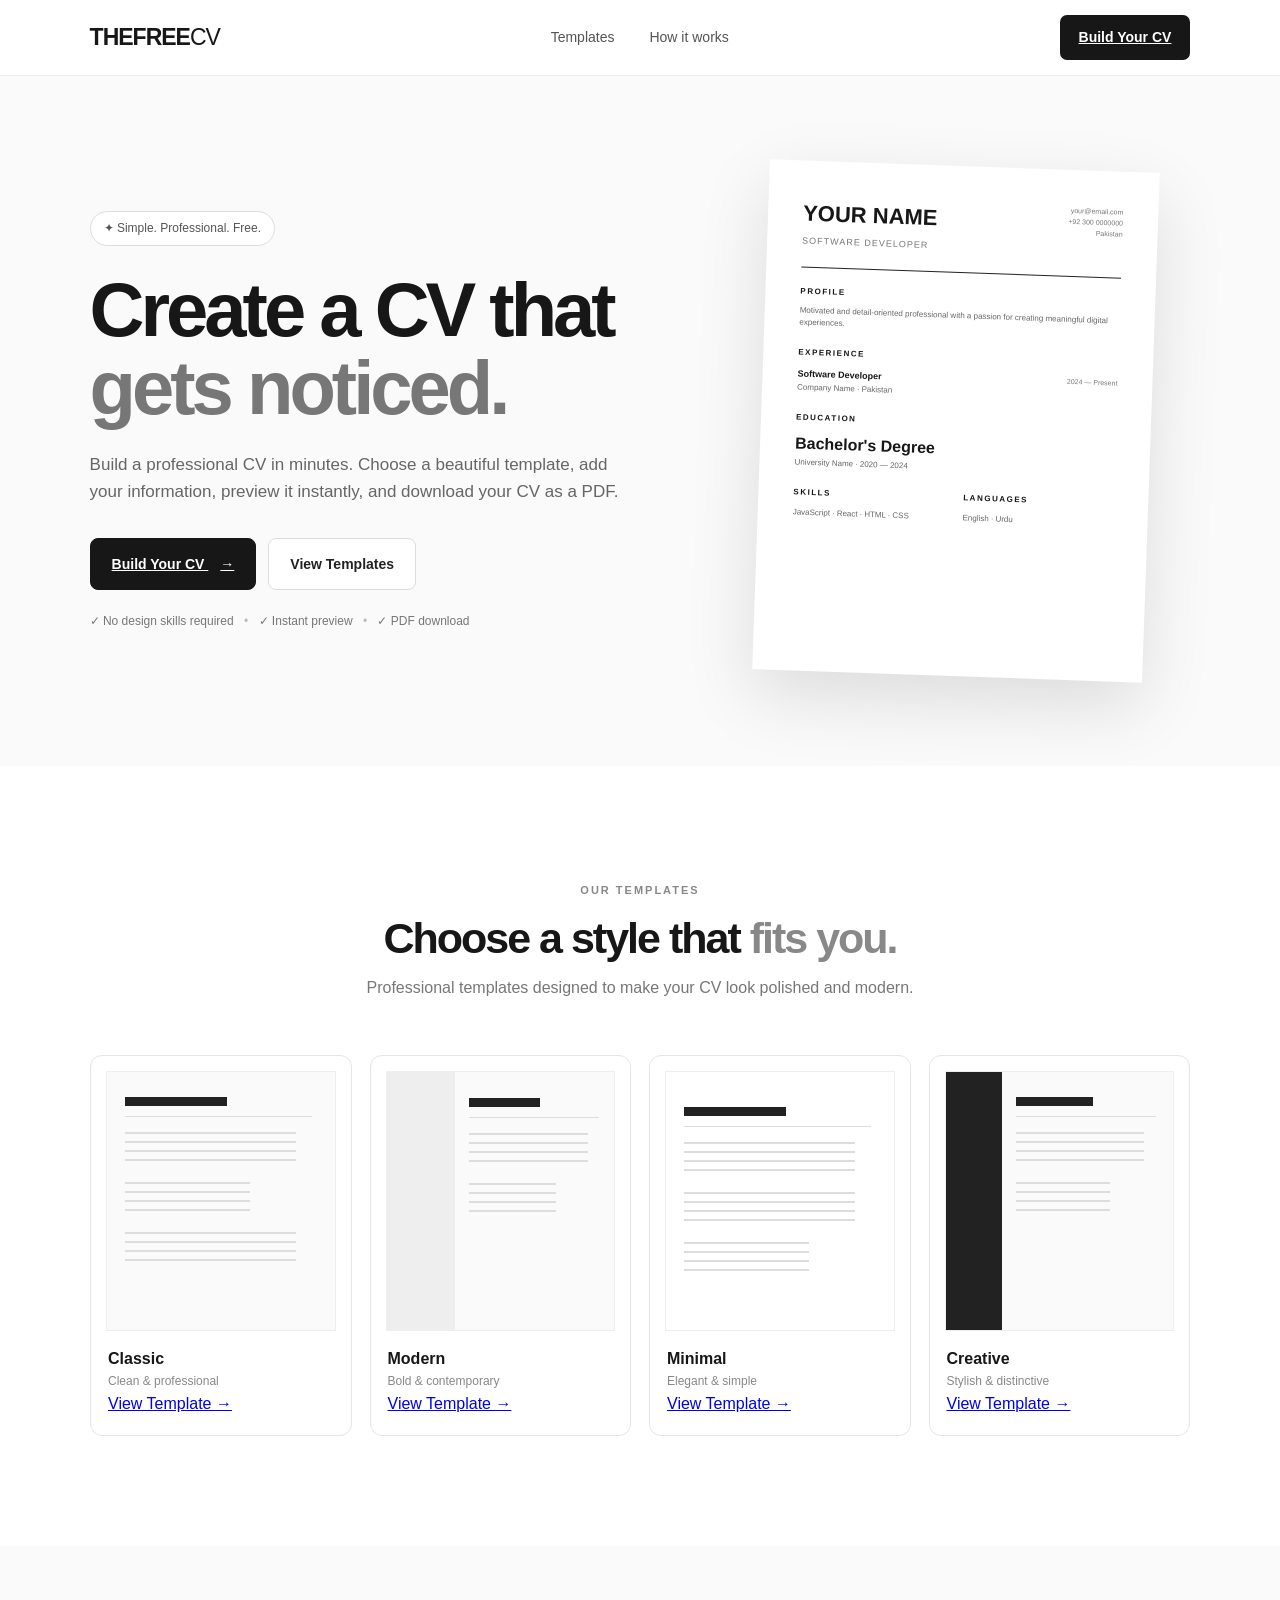
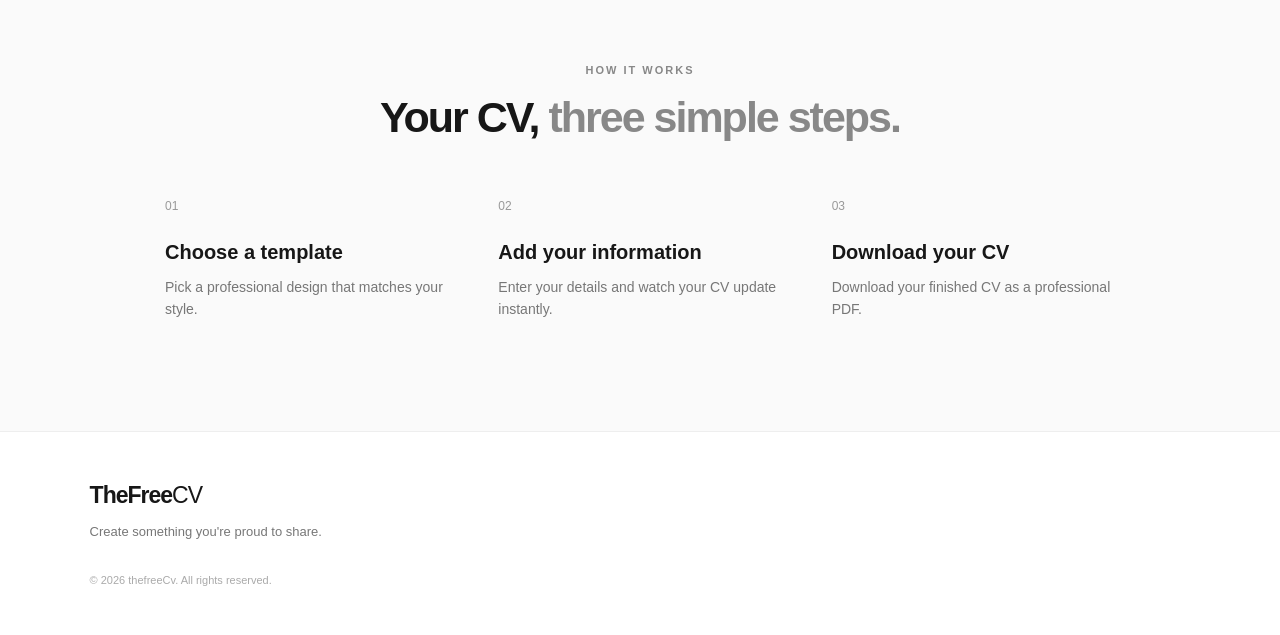
<file: index.html>
<!DOCTYPE html>
<html lang="en">
<head>
    <meta charset="UTF-8">
    <meta name="viewport" content="width=device-width, initial-scale=1.0">

    <title>THEFREECV — Build Your Professional CV</title>

    <link rel="stylesheet" href="style.css">
</head>

<body>

    <!-- Navigation -->
    <header class="navbar">
        <div class="logo">
        THEFREE<span>CV</span>
        </div>

        <nav>
            <a href="#templates">Templates</a>
            <a href="#how-it-works">How it works</a>
        </nav>

        <a href="bulider.html" class="nav-button">
    Build Your CV
</a>
    </header>


    <!-- Hero Section -->
    <main>

        <section class="hero">

            <div class="hero-content">

                <div class="badge">
                    ✦ Simple. Professional. Free.
                </div>

                <h1>
                    Create a CV that
                    <span>gets noticed.</span>
                </h1>

                <p>
                    Build a professional CV in minutes.
                    Choose a beautiful template, add your information,
                    preview it instantly, and download your CV as a PDF.
                </p>

                <div class="hero-buttons">
               
<a href="bulider.html" class="primary-button">
    Build Your CV
    <span>→</span>
</a>



                    <button class="secondary-button" onclick="scrollToTemplates()">
                        View Templates
                    </button>

                </div>

                <div class="trust-text">
                    ✓ No design skills required
                    <span>•</span>
                    ✓ Instant preview
                    <span>•</span>
                    ✓ PDF download
                </div>

            </div>


            <!-- CV Preview -->
            <div class="hero-preview">

                <div class="cv-paper">

                    <div class="cv-top">

                        <div>
                            <div class="cv-name">YOUR NAME</div>
                            <div class="cv-role">SOFTWARE DEVELOPER</div>
                        </div>

                        <div class="cv-contact">
                            your@email.com<br>
                            +92 300 0000000<br>
                            Pakistan
                        </div>

                    </div>

                    <div class="cv-line"></div>

                    <div class="cv-section">
                        <h3>PROFILE</h3>
                        <p>
                            Motivated and detail-oriented professional
                            with a passion for creating meaningful digital
                            experiences.
                        </p>
                    </div>

                    <div class="cv-section">
                        <h3>EXPERIENCE</h3>

                        <div class="experience">
                            <strong>Software Developer</strong>
                            <span>2024 — Present</span>
                        </div>

                        <p>Company Name · Pakistan</p>
                    </div>

                    <div class="cv-section">
                        <h3>EDUCATION</h3>

                        <strong>Bachelor's Degree</strong>
                        <p>University Name · 2020 — 2024</p>
                    </div>

                    <div class="cv-bottom">

                        <div>
                            <h3>SKILLS</h3>
                            <p>JavaScript · React · HTML · CSS</p>
                        </div>

                        <div>
                            <h3>LANGUAGES</h3>
                            <p>English · Urdu</p>
                        </div>

                    </div>

                </div>

            </div>

        </section>


        <!-- Templates -->
        <section class="templates" id="templates">

            <div class="section-heading">

                <span>OUR TEMPLATES</span>

                <h2>
                    Choose a style that
                    <em>fits you.</em>
                </h2>

                <p>
                    Professional templates designed to make
                    your CV look polished and modern.
                </p>

            </div>


            <div class="template-grid">

                <div class="template-card">
                    <div class="template-preview classic">
                        <div class="mini-name"></div>
                        <div class="mini-line"></div>
                        <div class="mini-block"></div>
                        <div class="mini-block small"></div>
                        <div class="mini-block"></div>
                    </div>

                    <div class="template-info">
                        <div>
                            <h3>Classic</h3>
                            <p>Clean & professional</p>
                        </div>

                        <a href="bulider.html" class="view-template-btn">
    View Template →
</a>
                    </div>
                </div>


                <div class="template-card">
                    <div class="template-preview modern">
                        <div class="mini-sidebar"></div>
                        <div class="mini-content">
                            <div class="mini-name"></div>
                            <div class="mini-line"></div>
                            <div class="mini-block"></div>
                            <div class="mini-block small"></div>
                        </div>
                    </div>

                    <div class="template-info">
                        <div>
                            <h3>Modern</h3>
                            <p>Bold & contemporary</p>
                        </div>

                         <a href="bulider.html" class="view-template-btn">
    View Template →
</a>
                    </div>
                </div>


                <div class="template-card">
                    <div class="template-preview minimal">
                        <div class="mini-name"></div>
                        <div class="mini-line"></div>
                        <div class="mini-block"></div>
                        <div class="mini-block"></div>
                        <div class="mini-block small"></div>
                    </div>

                    <div class="template-info">
                        <div>
                            <h3>Minimal</h3>
                            <p>Elegant & simple</p>
                        </div>

                         <a href="bulider.html" class="view-template-btn">
    View Template →
</a>
                    </div>
                </div>


                <div class="template-card">
                    <div class="template-preview creative">
                        <div class="creative-side"></div>

                        <div class="creative-content">
                            <div class="mini-name"></div>
                            <div class="mini-line"></div>
                            <div class="mini-block"></div>
                            <div class="mini-block small"></div>
                        </div>
                    </div>

                    <div class="template-info">
                        <div>
                            <h3>Creative</h3>
                            <p>Stylish & distinctive</p>
                        </div>

                          <a href="bulider.html" class="view-template-btn">
    View Template →
</a>
                    </div>
                </div>

            </div>

        </section>


        <!-- How it works -->
        <section class="how-it-works" id="how-it-works">

            <div class="section-heading">

                <span>HOW IT WORKS</span>

                <h2>
                    Your CV,
                    <em>three simple steps.</em>
                </h2>

            </div>


            <div class="steps">

                <div class="step">
                    <div class="step-number">01</div>
                    <h3>Choose a template</h3>
                    <p>
                        Pick a professional design that
                        matches your style.
                    </p>
                </div>

                <div class="step">
                    <div class="step-number">02</div>
                    <h3>Add your information</h3>
                    <p>
                        Enter your details and watch your
                        CV update instantly.
                    </p>
                </div>

                <div class="step">
                    <div class="step-number">03</div>
                    <h3>Download your CV</h3>
                    <p>
                        Download your finished CV as a
                        professional PDF.
                    </p>
                </div>

            </div>

        </section>

    </main>


    <!-- Footer -->
    <footer>

        <div class="logo">
            TheFree<span>CV</span>
        </div>

        <p>
            Create something you're proud to share.
        </p>

        <div class="copyright">
            © 2026 thefreeCv. All rights reserved.
        </div>

    </footer>


    <script src="script.js"></script>

</body>
</html>
</file>
<file: style.css>
* {
    margin: 0;
    padding: 0;
    box-sizing: border-box;
}

html {
    scroll-behavior: smooth;
}

body {
    font-family: Arial, Helvetica, sans-serif;
    background: #ffffff;
    color: #171717;
    line-height: 1.6;
}


/* =========================
   NAVBAR
========================= */

.navbar {
    height: 76px;
    padding: 0 7%;
    display: flex;
    align-items: center;
    justify-content: space-between;
    border-bottom: 1px solid #eeeeee;
    background: rgba(255, 255, 255, 0.95);
    position: sticky;
    top: 0;
    z-index: 100;
}

.logo {
    font-size: 23px;
    font-weight: 800;
    letter-spacing: -1px;
}

.logo span {
    font-weight: 400;
}

.navbar nav {
    display: flex;
    gap: 35px;
}

.navbar nav a {
    color: #555;
    text-decoration: none;
    font-size: 14px;
}

.navbar nav a:hover {
    color: #111;
}

.nav-button {
    background: #171717;
    color: white;
    border: none;
    padding: 11px 19px;
    border-radius: 7px;
    cursor: pointer;
    font-size: 14px;
    font-weight: 600;
}

.nav-button:hover {
    background: #333;
}


/* =========================
   HERO
========================= */

.hero {
    min-height: 680px;
    padding: 90px 7%;
    display: grid;
    grid-template-columns: 1fr 0.85fr;
    gap: 80px;
    align-items: center;
    background: #fafafa;
}

.hero-content {
    max-width: 650px;
}

.badge {
    display: inline-block;
    border: 1px solid #dddddd;
    background: white;
    padding: 7px 13px;
    border-radius: 50px;
    font-size: 12px;
    color: #555;
    margin-bottom: 25px;
}

.hero h1 {
    font-size: clamp(48px, 6vw, 76px);
    line-height: 1.02;
    letter-spacing: -4px;
    margin-bottom: 25px;
}

.hero h1 span {
    display: block;
    color: #777;
}

.hero-content > p {
    max-width: 550px;
    font-size: 17px;
    color: #666;
    margin-bottom: 32px;
}

.hero-buttons {
    display: flex;
    gap: 12px;
    margin-bottom: 22px;
}

.primary-button,
.secondary-button {
    padding: 14px 21px;
    border-radius: 8px;
    cursor: pointer;
    font-size: 14px;
    font-weight: 600;
}

.primary-button {
    background: #171717;
    color: white;
    border: 1px solid #171717;
}

.primary-button span {
    margin-left: 12px;
}

.primary-button:hover {
    background: #333;
}

.secondary-button {
    background: white;
    border: 1px solid #dddddd;
    color: #222;
}

.secondary-button:hover {
    background: #f2f2f2;
}

.trust-text {
    color: #777;
    font-size: 12px;
}

.trust-text span {
    margin: 0 7px;
    color: #bbb;
}


/* =========================
   CV PREVIEW
========================= */

.hero-preview {
    display: flex;
    justify-content: center;
}

.cv-paper {
    width: 390px;
    min-height: 510px;
    background: white;
    padding: 35px;
    box-shadow: 0 25px 70px rgba(0, 0, 0, 0.12);
    transform: rotate(2deg);
    transition: transform 0.3s ease;
}

.cv-paper:hover {
    transform: rotate(0deg) translateY(-8px);
}

.cv-top {
    display: flex;
    justify-content: space-between;
    gap: 20px;
}

.cv-name {
    font-size: 22px;
    font-weight: 800;
}

.cv-role {
    font-size: 9px;
    color: #777;
    letter-spacing: 1px;
    margin-top: 3px;
}

.cv-contact {
    text-align: right;
    font-size: 7px;
    color: #777;
    line-height: 1.6;
}

.cv-line {
    height: 1px;
    background: #222;
    margin: 18px 0;
}

.cv-section {
    margin-bottom: 18px;
}

.cv-section h3,
.cv-bottom h3 {
    font-size: 8px;
    letter-spacing: 1.5px;
    margin-bottom: 7px;
}

.cv-section p,
.cv-bottom p {
    font-size: 8px;
    color: #666;
    line-height: 1.5;
}

.experience {
    display: flex;
    justify-content: space-between;
    font-size: 9px;
}

.experience span {
    color: #777;
    font-size: 7px;
}

.cv-bottom {
    display: grid;
    grid-template-columns: 1fr 1fr;
    gap: 20px;
}


/* =========================
   SECTIONS
========================= */

.templates,
.how-it-works {
    padding: 110px 7%;
}

.section-heading {
    text-align: center;
    max-width: 650px;
    margin: 0 auto 55px;
}

.section-heading > span {
    font-size: 11px;
    letter-spacing: 2px;
    color: #888;
    font-weight: 700;
}

.section-heading h2 {
    font-size: 43px;
    letter-spacing: -2px;
    line-height: 1.1;
    margin: 13px 0;
}

.section-heading h2 em {
    font-style: normal;
    color: #888;
}

.section-heading p {
    color: #777;
}


/* =========================
   TEMPLATE CARDS
========================= */

.template-grid {
    max-width: 1100px;
    margin: auto;
    display: grid;
    grid-template-columns: repeat(4, 1fr);
    gap: 18px;
}

.template-card {
    border: 1px solid #e5e5e5;
    border-radius: 12px;
    overflow: hidden;
    background: white;
    transition: transform 0.25s ease, box-shadow 0.25s ease;
}

.template-card:hover {
    transform: translateY(-5px);
    box-shadow: 0 15px 35px rgba(0, 0, 0, 0.08);
}

.template-preview {
    height: 260px;
    margin: 15px;
    border: 1px solid #eeeeee;
    position: relative;
    background: #fafafa;
    overflow: hidden;
}

.mini-name {
    width: 45%;
    height: 9px;
    background: #222;
    margin: 25px 18px 10px;
}

.mini-line {
    width: 82%;
    height: 1px;
    background: #ddd;
    margin: 0 18px 15px;
}

.mini-block {
    width: 75%;
    height: 35px;
    background: repeating-linear-gradient(
        to bottom,
        #ddd 0px,
        #ddd 2px,
        transparent 2px,
        transparent 9px
    );
    margin: 0 18px 15px;
}

.mini-block.small {
    width: 55%;
}

.modern {
    display: flex;
}

.mini-sidebar {
    width: 30%;
    height: 100%;
    background: #eeeeee;
}

.mini-content {
    flex: 1;
    padding-top: 1px;
}

.mini-content .mini-name,
.mini-content .mini-line,
.mini-content .mini-block {
    margin-left: 14px;
}

.minimal {
    background: white;
}

.minimal .mini-name {
    margin-top: 35px;
}

.creative {
    display: flex;
}

.creative-side {
    width: 25%;
    height: 100%;
    background: #222;
}

.creative-content {
    flex: 1;
}

.creative-content .mini-name,
.creative-content .mini-line,
.creative-content .mini-block {
    margin-left: 14px;
}

.template-info {
    padding: 0 17px 18px;
}

.template-info h3 {
    font-size: 16px;
}

.template-info p {
    font-size: 12px;
    color: #888;
}

.template-info button {
    margin-top: 14px;
    border: none;
    background: transparent;
    font-size: 12px;
    font-weight: 700;
    cursor: pointer;
}

.template-info button:hover {
    text-decoration: underline;
}


/* =========================
   HOW IT WORKS
========================= */

.how-it-works {
    background: #fafafa;
}

.steps {
    max-width: 950px;
    margin: auto;
    display: grid;
    grid-template-columns: repeat(3, 1fr);
    gap: 50px;
}

.step-number {
    font-size: 12px;
    color: #999;
    margin-bottom: 20px;
}

.step h3 {
    font-size: 20px;
    margin-bottom: 8px;
}

.step p {
    font-size: 14px;
    color: #777;
}


/* =========================
   FOOTER
========================= */

footer {
    padding: 45px 7%;
    border-top: 1px solid #eeeeee;
}

footer p {
    color: #777;
    font-size: 13px;
    margin-top: 8px;
}

.copyright {
    margin-top: 30px;
    color: #aaa;
    font-size: 11px;
}


/* =========================
   RESPONSIVE
========================= */

@media (max-width: 900px) {

    .hero {
        grid-template-columns: 1fr;
        text-align: center;
        padding-top: 70px;
    }

    .hero-content {
        margin: auto;
    }

    .hero-content > p {
        margin-left: auto;
        margin-right: auto;
    }

    .hero-buttons {
        justify-content: center;
    }

    .template-grid {
        grid-template-columns: repeat(2, 1fr);
    }

    .steps {
        grid-template-columns: 1fr;
    }

    .step {
        text-align: center;
    }
}


@media (max-width: 600px) {

    .navbar {
        padding: 0 5%;
    }

    .navbar nav {
        display: none;
    }

    .hero {
        padding: 60px 5%;
    }

    .hero h1 {
        font-size: 48px;
        letter-spacing: -3px;
    }

    .cv-paper {
        width: 330px;
    }

    .template-grid {
        grid-template-columns: 1fr;
    }

    .templates,
    .how-it-works {
        padding: 80px 5%;
    }

    .section-heading h2 {
        font-size: 35px;
    }
}



/* =========================
   CV BUILDER
========================= */

.builder-page {
    background: #f5f5f5;
}

.back-home {
    color: #555;
    text-decoration: none;
    font-size: 14px;
}

.builder {
    min-height: calc(100vh - 76px);
    display: grid;
    grid-template-columns: 430px 1fr;
}


/* EDITOR */

.editor {
    background: #ffffff;
    border-right: 1px solid #e5e5e5;
    padding: 35px;
    overflow-y: auto;
}

.editor-header span,
.preview-top span {
    font-size: 10px;
    letter-spacing: 2px;
    color: #999;
    font-weight: 700;
}

.editor-header h1 {
    font-size: 30px;
    letter-spacing: -1px;
    margin-top: 6px;
}

.editor-header p {
    color: #888;
    font-size: 13px;
    margin-top: 5px;
}


.form-card {
    border: 1px solid #e5e5e5;
    border-radius: 10px;
    padding: 20px;
    margin-top: 20px;
}

.form-card h2 {
    font-size: 15px;
    margin-bottom: 18px;
}

.form-grid {
    display: grid;
    grid-template-columns: 1fr 1fr;
    gap: 15px;
}

.input-group {
    display: flex;
    flex-direction: column;
    gap: 6px;
}

.input-group.full {
    grid-column: 1 / -1;
}

.input-group label {
    font-size: 11px;
    font-weight: 600;
    color: #555;
}

.input-group input,
.input-group textarea,
.form-card > textarea {
    width: 100%;
    border: 1px solid #ddd;
    border-radius: 7px;
    padding: 11px;
    font-family: inherit;
    font-size: 13px;
    outline: none;
    resize: vertical;
}

.input-group input:focus,
.input-group textarea:focus,
.form-card > textarea:focus {
    border-color: #777;
}

.input-group small {
    color: #999;
    font-size: 10px;
}

.card-heading {
    display: flex;
    justify-content: space-between;
    align-items: center;
}

.card-heading h2 {
    margin-bottom: 0;
}

.add-button {
    border: 1px solid #ddd;
    background: white;
    border-radius: 6px;
    padding: 6px 10px;
    cursor: pointer;
    font-size: 11px;
}


/* TEMPLATE SELECTOR */

.template-selector {
    display: grid;
    grid-template-columns: repeat(4, 1fr);
    gap: 8px;
}

.template-option {
    border: 1px solid #ddd;
    background: white;
    border-radius: 7px;
    padding: 7px;
    cursor: pointer;
}

.template-option.active {
    border: 2px solid #171717;
}

.template-option span {
    display: block;
    font-size: 9px;
    margin-top: 5px;
}

.template-mini {
    height: 65px;
    background: #f7f7f7;
    border: 1px solid #eee;
}

.classic-mini {
    background:
        linear-gradient(#222 0 0) 8px 8px / 35px 5px no-repeat,
        linear-gradient(#ddd 0 0) 8px 22px / 70px 1px no-repeat,
        linear-gradient(#ddd 0 0) 8px 32px / 60px 4px no-repeat,
        #fafafa;
}

.modern-mini {
    background:
        linear-gradient(#ddd 0 0) 0 0 / 22px 100% no-repeat,
        linear-gradient(#222 0 0) 31px 9px / 35px 5px no-repeat,
        linear-gradient(#ddd 0 0) 31px 22px / 60px 1px no-repeat,
        #fafafa;
}

.minimal-mini {
    background:
        linear-gradient(#222 0 0) 12px 14px / 35px 5px no-repeat,
        linear-gradient(#ddd 0 0) 12px 28px / 65px 1px no-repeat,
        linear-gradient(#ddd 0 0) 12px 38px / 55px 4px no-repeat,
        white;
}

.creative-mini {
    background:
        linear-gradient(#222 0 0) 0 0 / 18px 100% no-repeat,
        linear-gradient(#222 0 0) 27px 9px / 35px 5px no-repeat,
        linear-gradient(#ddd 0 0) 27px 22px / 60px 1px no-repeat,
        #fafafa;
}


/* PREVIEW */

.preview-area {
    padding: 30px;
    overflow: auto;
}

.preview-top {
    max-width: 850px;
    margin: 0 auto 25px;
    display: flex;
    justify-content: space-between;
    align-items: center;
}

.preview-top p {
    color: #999;
    font-size: 11px;
    margin-top: 3px;
}

.download-button {
    border: none;
    background: #171717;
    color: white;
    padding: 12px 18px;
    border-radius: 7px;
    cursor: pointer;
    font-size: 12px;
    font-weight: 600;
}

.download-button:hover {
    background: #333;
}

.preview-wrapper {
    display: flex;
    justify-content: center;
    padding-bottom: 50px;
}

.cv-document {
    width: 794px;
    min-height: 1123px;
    background: white;
    padding: 65px;
    box-shadow: 0 15px 45px rgba(0, 0, 0, 0.1);
    color: #222;
}

.preview-header {
    display: flex;
    justify-content: space-between;
    gap: 30px;
    padding-bottom: 25px;
    border-bottom: 1px solid #222;
}

.preview-header h1 {
    font-size: 34px;
    letter-spacing: -1px;
    line-height: 1.1;
}

.preview-header h2 {
    font-size: 13px;
    color: #777;
    font-weight: 400;
    margin-top: 7px;
}

.preview-contact {
    display: flex;
    flex-direction: column;
    text-align: right;
    font-size: 9px;
    color: #777;
    gap: 3px;
}

.preview-section {
    margin-top: 28px;
}

.preview-section h3,
.preview-bottom h3 {
    font-size: 10px;
    letter-spacing: 2px;
    margin-bottom: 10px;
}

.preview-section p,
.preview-bottom p {
    color: #666;
    font-size: 10px;
    line-height: 1.7;
}

.preview-experience-top {
    display: flex;
    justify-content: space-between;
}

.preview-experience-top strong {
    font-size: 12px;
}

.preview-experience-top span {
    color: #888;
    font-size: 9px;
}

#previewCompany {
    font-size: 9px;
    color: #888;
    margin-top: 3px;
}

.preview-experience p {
    margin-top: 7px;
}

.preview-bottom {
    margin-top: 35px;
    display: grid;
    grid-template-columns: 1fr 1fr;
    gap: 40px;
}


/* =========================
   RESPONSIVE BUILDER
========================= */

@media (max-width: 1100px) {

    .builder {
        grid-template-columns: 380px 1fr;
    }

    .editor {
        padding: 25px;
    }

    .cv-document {
        transform: scale(0.85);
        transform-origin: top center;
        margin-bottom: -150px;
    }
}


@media (max-width: 800px) {

    .builder {
        display: block;
    }

    .editor {
        border-right: none;
        border-bottom: 1px solid #ddd;
    }

    .preview-area {
        padding: 20px 10px;
    }

    .preview-top {
        padding: 0 10px;
    }

    .cv-document {
        transform: scale(0.65);
        transform-origin: top center;
        margin-bottom: -390px;
    }
}


@media (max-width: 500px) {

    .form-grid {
        grid-template-columns: 1fr;
    }

    .input-group.full {
        grid-column: auto;
    }

    .template-selector {
        grid-template-columns: repeat(2, 1fr);
    }

    .editor {
        padding: 20px;
    }

    .cv-document {
        transform: scale(0.48);
        margin-bottom: -580px;
    }
}



/* =========================================
   REAL CV TEMPLATE DESIGNS
========================================= */


/* =========================
   CLASSIC
========================= */

.cv-document.classic {
    padding: 65px;
}

.cv-document.classic .preview-header {
    border-bottom: 2px solid #222;
}

.cv-document.classic .preview-header h1 {
    font-size: 34px;
    letter-spacing: -1.5px;
}

.cv-document.classic .preview-section h3 {
    font-weight: 700;
}

.cv-document.classic .preview-photo {
    width: 85px;
    height: 85px;
}


/* =========================
   MODERN
========================= */

.cv-document.modern {
    padding: 0;
    display: grid;
    grid-template-columns: 220px 1fr;
}

.cv-document.modern .preview-header {
    grid-column: 1 / -1;
    padding: 55px 55px 30px;
    background: #f1f1f1;
    border-bottom: none;
}

.cv-document.modern .preview-header h1 {
    font-size: 32px;
}

.cv-document.modern .preview-contact {
    color: #555;
}

.cv-document.modern .preview-section {
    margin-left: 275px;
    margin-right: 55px;
}

.cv-document.modern .preview-bottom {
    margin-left: 275px;
    margin-right: 55px;
}

.cv-document.modern .preview-photo {
    width: 85px;
    height: 85px;
    border-radius: 8px;
}


/* =========================
   MINIMAL
========================= */

.cv-document.minimal {
    padding: 80px;
}

.cv-document.minimal .preview-header {
    border-bottom: none;
    padding-bottom: 15px;
}

.cv-document.minimal .preview-header h1 {
    font-size: 42px;
    font-weight: 400;
    letter-spacing: -2px;
}

.cv-document.minimal .preview-header h2 {
    font-size: 11px;
    letter-spacing: 2px;
    text-transform: uppercase;
}

.cv-document.minimal .preview-section {
    margin-top: 35px;
}

.cv-document.minimal .preview-section h3 {
    font-size: 9px;
    letter-spacing: 3px;
    color: #777;
}

.cv-document.minimal .preview-photo {
    width: 70px;
    height: 70px;
    border-radius: 50%;
}


/* =========================
   CREATIVE
========================= */

.cv-document.creative {
    padding: 0;
}

.cv-document.creative .preview-header {
    padding: 55px;
    background: #222;
    color: white;
    border-bottom: none;
}

.cv-document.creative .preview-header h1 {
    font-size: 36px;
}

.cv-document.creative .preview-header h2 {
    color: #bbb;
}

.cv-document.creative .preview-contact {
    color: #ccc;
}

.cv-document.creative .preview-section {
    margin-left: 55px;
    margin-right: 55px;
}

.cv-document.creative .preview-section h3 {
    border-left: 3px solid #222;
    padding-left: 8px;
}

.cv-document.creative .preview-bottom {
    margin-left: 55px;
    margin-right: 55px;
}

.cv-document.creative .preview-photo {
    width: 90px;
    height: 90px;
    border-radius: 50%;
    border: 2px solid white;
}


/* =========================
   TEMPLATE TRANSITION
========================= */

.cv-document {
    transition: all 0.25s ease;
}


/* =========================
   MOBILE
========================= */

@media (max-width: 800px) {

    .cv-document.modern {
        display: block;
    }

    .cv-document.modern .preview-section,
    .cv-document.modern .preview-bottom {
        margin-left: 35px;
        margin-right: 35px;
    }

}








/* =========================
   PROFILE PHOTO
========================= */

.preview-photo-wrapper {
    display: flex;
    align-items: flex-start;
}

.preview-photo {
    width: 85px;
    height: 85px;
    object-fit: cover;
    border-radius: 50%;
    display: none;
    border: 1px solid #ddd;
}

.remove-photo {
    width: fit-content;
    margin-top: 8px;
    border: none;
    background: transparent;
    color: #777;
    font-size: 11px;
    cursor: pointer;
    padding: 0;
}

.remove-photo:hover {
    color: #111;
    text-decoration: underline;
}


/* =========================================
   FINAL RESPONSIVE SYSTEM
========================================= */

html,
body {
    width: 100%;
    max-width: 100%;
    overflow-x: hidden;
}


/* =========================
   LARGE DESKTOP
========================= */

.hero {
    grid-template-columns: minmax(0, 1fr) minmax(320px, 0.85fr);
}

.template-grid {
    grid-template-columns: repeat(4, minmax(0, 1fr));
}


/* =========================
   TABLET / SMALL LAPTOP
========================= */

@media (max-width: 1000px) {

    .navbar {
        padding-left: 5%;
        padding-right: 5%;
    }

    .hero {
        grid-template-columns: 1fr;
        gap: 50px;
        padding-left: 6%;
        padding-right: 6%;
        text-align: center;
    }

    .hero-content {
        margin-left: auto;
        margin-right: auto;
    }

    .hero-content > p {
        margin-left: auto;
        margin-right: auto;
    }

    .hero-buttons {
        justify-content: center;
    }

    .hero-preview {
        width: 100%;
    }

    .template-grid {
        grid-template-columns: repeat(2, minmax(0, 1fr));
    }

    .steps {
        grid-template-columns: 1fr;
        gap: 40px;
    }

    .step {
        text-align: center;
    }
}


/* =========================
   TABLET
========================= */

@media (max-width: 700px) {

    .navbar {
        height: 68px;
        padding: 0 20px;
    }

    .navbar nav {
        display: none;
    }

    .nav-button {
        padding: 10px 15px;
        font-size: 13px;
    }

    .hero {
        min-height: auto;
        padding: 65px 20px 75px;
        gap: 45px;
    }

    .hero h1 {
        font-size: clamp(42px, 9vw, 58px);
        letter-spacing: -3px;
    }

    .hero-content > p {
        font-size: 15px;
        max-width: 520px;
    }

    .hero-buttons {
        flex-wrap: wrap;
    }

    .hero-preview {
        overflow: hidden;
    }

    .cv-paper {
        width: min(390px, 90vw);
        min-height: auto;
    }

    .templates,
    .how-it-works {
        padding: 80px 20px;
    }

    .section-heading h2 {
        font-size: clamp(32px, 7vw, 43px);
    }

    .template-grid {
        grid-template-columns: repeat(2, minmax(0, 1fr));
    }
}


/* =========================
   PHONE
========================= */

@media (max-width: 500px) {

    .navbar {
        padding: 0 15px;
    }

    .logo {
        font-size: 20px;
    }

    .nav-button {
        padding: 9px 12px;
        font-size: 12px;
    }

    .hero {
        padding: 55px 16px 65px;
        gap: 40px;
    }

    .hero h1 {
        font-size: clamp(38px, 11vw, 50px);
        letter-spacing: -2.5px;
    }

    .hero-content > p {
        font-size: 14px;
        line-height: 1.6;
    }

    .hero-buttons {
        width: 100%;
        flex-direction: column;
        align-items: stretch;
    }

    .primary-button,
    .secondary-button {
        width: 100%;
    }

    .hero-preview {
        width: 100%;
    }

    .cv-paper {
        width: min(330px, 88vw);
        padding: 25px;
    }

    .template-grid {
        grid-template-columns: 1fr;
    }

    .template-preview {
        height: 240px;
    }

    .templates,
    .how-it-works {
        padding: 65px 16px;
    }

    .section-heading {
        margin-bottom: 40px;
    }

    .section-heading h2 {
        font-size: 32px;
        letter-spacing: -1.5px;
    }

    .section-heading p {
        font-size: 14px;
    }

    footer {
        padding: 35px 16px;
    }
}


/* =========================
   VERY SMALL PHONES
========================= */

@media (max-width: 360px) {

    .navbar {
        padding: 0 12px;
    }

    .logo {
        font-size: 18px;
    }

    .nav-button {
        font-size: 11px;
        padding: 8px 10px;
    }

    .hero {
        padding-left: 12px;
        padding-right: 12px;
    }

    .hero h1 {
        font-size: 36px;
    }

    .cv-paper {
        width: 300px;
        padding: 22px;
    }
}
</file>
